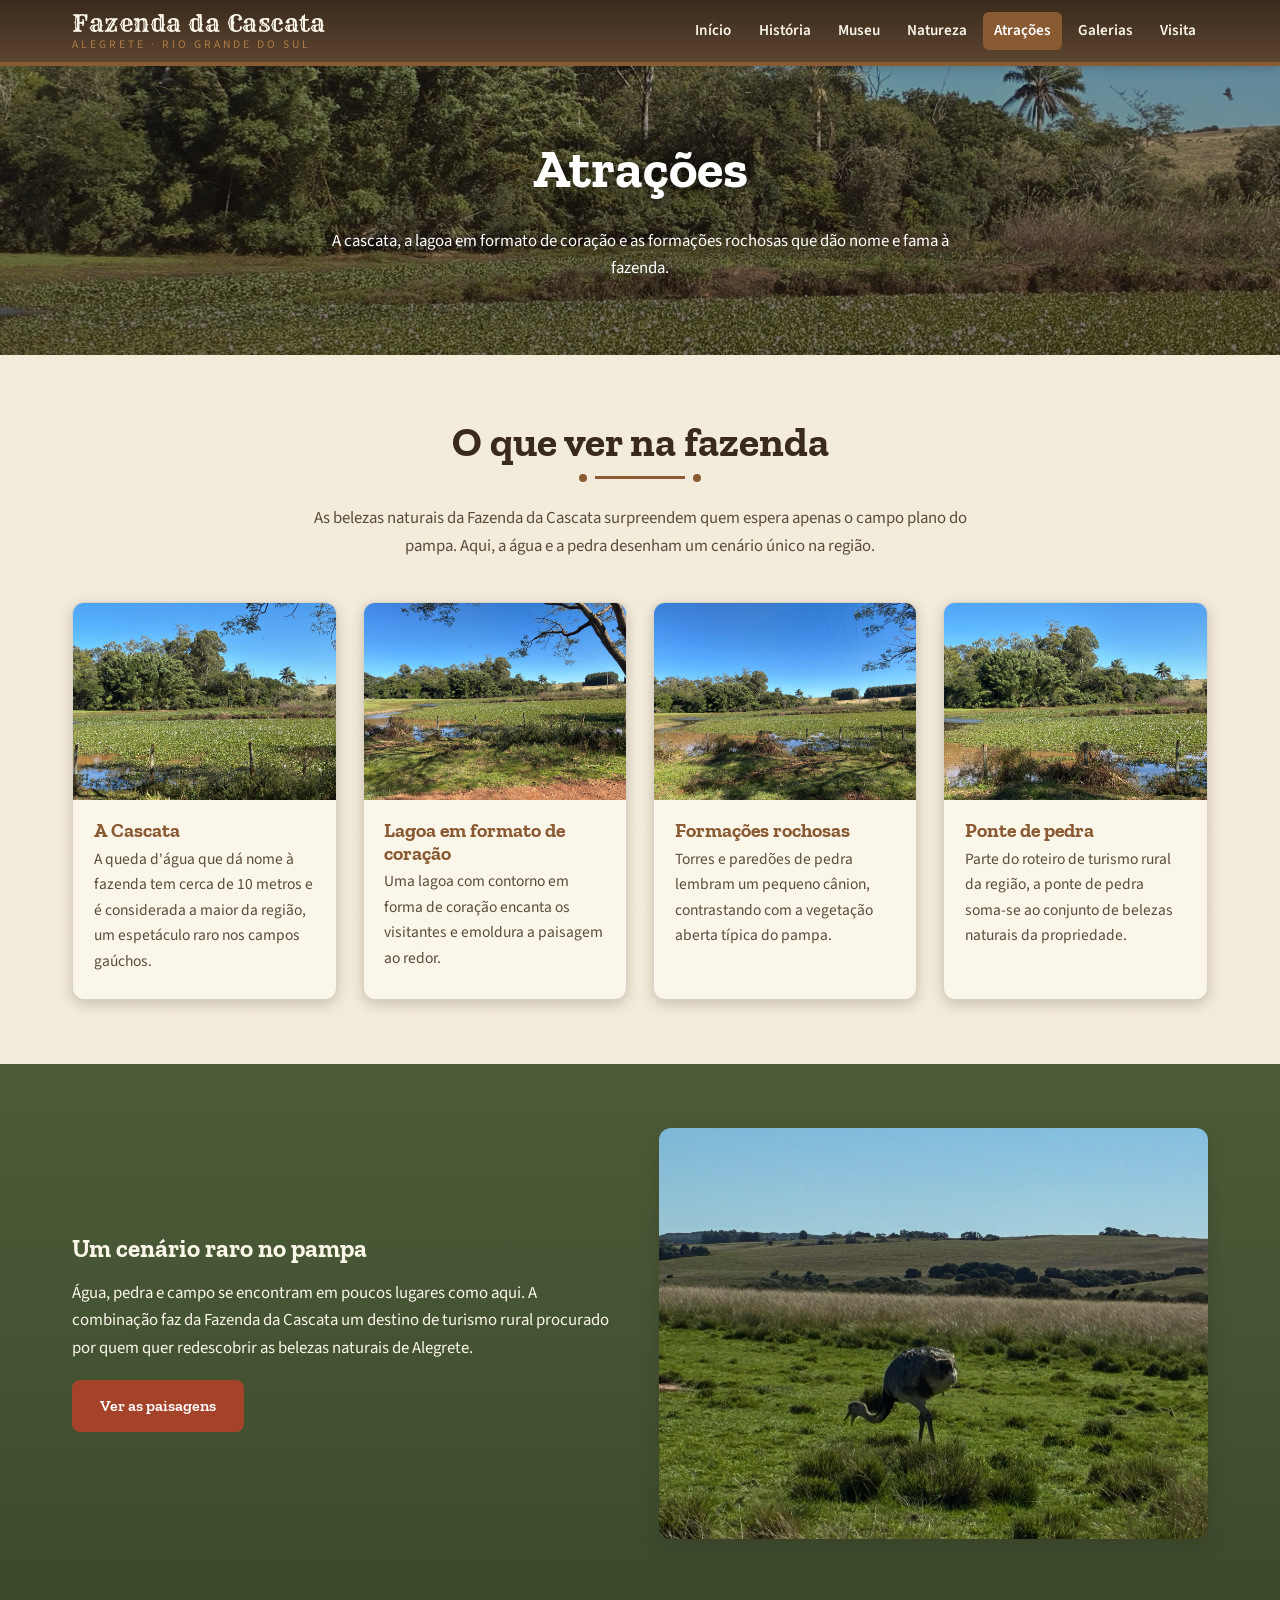
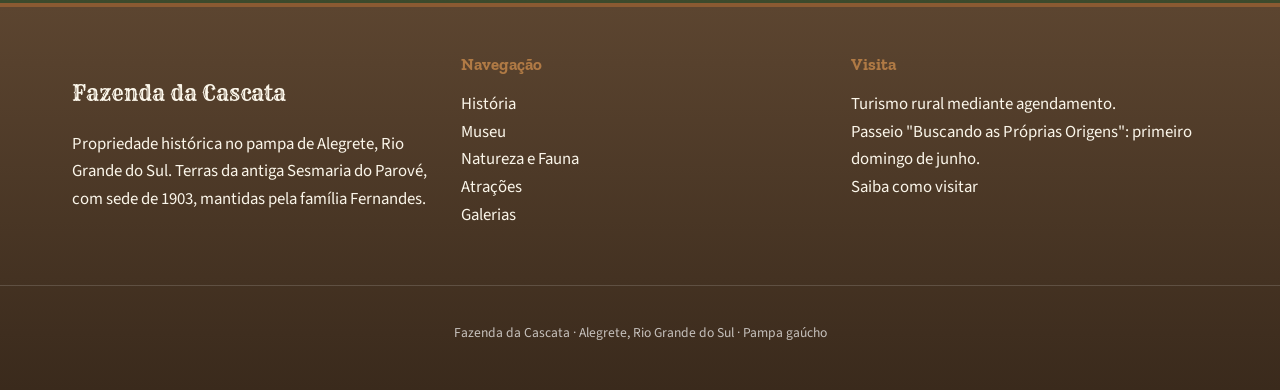
<file: atracoes.html>
<!DOCTYPE html>
<html lang="pt-BR">
<head>
  <meta charset="UTF-8">
  <meta name="viewport" content="width=device-width, initial-scale=1.0">
  <title>Atrações · Fazenda da Cascata</title>
  <meta name="description" content="As atrações da Fazenda da Cascata em Alegrete-RS: a cascata de cerca de 10 metros, a lagoa em formato de coração, a ponte de pedra e as formações rochosas do pampa.">
  <link rel="preconnect" href="https://fonts.googleapis.com">
  <link rel="preconnect" href="https://fonts.gstatic.com" crossorigin>
  <link href="https://fonts.googleapis.com/css2?family=Rye&family=Source+Sans+3:wght@400;600;700&family=Zilla+Slab:wght@400;600;700&display=swap" rel="stylesheet">
  <link rel="stylesheet" href="assets/css/style.css">
</head>
<body>
  <header class="site-header">
    <div class="header-inner">
      <a href="index.html" class="marca">
        <span class="nome">Fazenda da Cascata</span>
        <span class="local">Alegrete · Rio Grande do Sul</span>
      </a>
      <button class="nav-toggle" aria-label="Abrir menu" aria-expanded="false">&#9776;</button>
      <nav class="nav">
        <a href="index.html">Início</a>
        <a href="historia.html">História</a>
        <a href="museu.html">Museu</a>
        <a href="natureza.html">Natureza</a>
        <a href="atracoes.html" class="ativo">Atrações</a>
        <a href="galerias.html">Galerias</a>
        <a href="visita.html">Visita</a>
      </nav>
    </div>
  </header>

  <main>
    <section class="pagina-hero" style="background-image: url('assets/galeria/paisagens/IMG_0302.jpg');">
      <h1>Atrações</h1>
      <p>A cascata, a lagoa em formato de coração e as formações rochosas que dão nome e fama à fazenda.</p>
    </section>

    <section class="section">
      <div class="container">
        <h2 class="titulo-secao">O que ver na fazenda</h2>
        <div class="ornamento"></div>
        <p class="subtitulo-secao">As belezas naturais da Fazenda da Cascata surpreendem quem espera apenas o campo plano do pampa. Aqui, a água e a pedra desenham um cenário único na região.</p>

        <div class="grade">
          <article class="card">
            <img src="assets/galeria/paisagens/IMG_0302.jpg" alt="Curso d'água e formações rochosas">
            <div class="card-corpo">
              <h3>A Cascata</h3>
              <p>A queda d'água que dá nome à fazenda tem cerca de 10 metros e é considerada a maior da região, um espetáculo raro nos campos gaúchos.</p>
            </div>
          </article>
          <article class="card">
            <img src="assets/galeria/paisagens/IMG_0300.jpg" alt="Lagoa e campo da fazenda">
            <div class="card-corpo">
              <h3>Lagoa em formato de coração</h3>
              <p>Uma lagoa com contorno em forma de coração encanta os visitantes e emoldura a paisagem ao redor.</p>
            </div>
          </article>
          <article class="card">
            <img src="assets/galeria/paisagens/IMG_0304.jpg" alt="Formações de rocha no campo">
            <div class="card-corpo">
              <h3>Formações rochosas</h3>
              <p>Torres e paredões de pedra lembram um pequeno cânion, contrastando com a vegetação aberta típica do pampa.</p>
            </div>
          </article>
          <article class="card">
            <img src="assets/galeria/paisagens/IMG_0303.jpg" alt="Ponte de pedra e curso d'água">
            <div class="card-corpo">
              <h3>Ponte de pedra</h3>
              <p>Parte do roteiro de turismo rural da região, a ponte de pedra soma-se ao conjunto de belezas naturais da propriedade.</p>
            </div>
          </article>
        </div>
      </div>
    </section>

    <section class="section section-escura">
      <div class="container">
        <div class="lado-a-lado">
          <div class="texto">
            <h2>Um cenário raro no pampa</h2>
            <p>Água, pedra e campo se encontram em poucos lugares como aqui. A combinação faz da Fazenda da Cascata um destino de turismo rural procurado por quem quer redescobrir as belezas naturais de Alegrete.</p>
            <a href="galerias.html#tema-paisagens" class="btn btn-primario">Ver as paisagens</a>
          </div>
          <img src="assets/galeria/paisagens/IMG_0337.jpg" alt="Campo verde da Fazenda da Cascata">
        </div>
      </div>
    </section>
  </main>

  <footer class="site-footer">
    <div class="container footer-grid">
      <div>
        <p class="nome-rodape">Fazenda da Cascata</p>
        <p>Propriedade histórica no pampa de Alegrete, Rio Grande do Sul. Terras da antiga Sesmaria do Parové, com sede de 1903, mantidas pela família Fernandes.</p>
      </div>
      <div>
        <h4>Navegação</h4>
        <p>
          <a href="historia.html">História</a><br>
          <a href="museu.html">Museu</a><br>
          <a href="natureza.html">Natureza e Fauna</a><br>
          <a href="atracoes.html">Atrações</a><br>
          <a href="galerias.html">Galerias</a>
        </p>
      </div>
      <div>
        <h4>Visita</h4>
        <p>Turismo rural mediante agendamento.<br>
        Passeio "Buscando as Próprias Origens": primeiro domingo de junho.<br>
        <a href="visita.html">Saiba como visitar</a></p>
      </div>
    </div>
    <div class="footer-base">
      <p>Fazenda da Cascata · Alegrete, Rio Grande do Sul · Pampa gaúcho</p>
    </div>
  </footer>

  <script src="assets/js/main.js"></script>
</body>
</html>
</file>
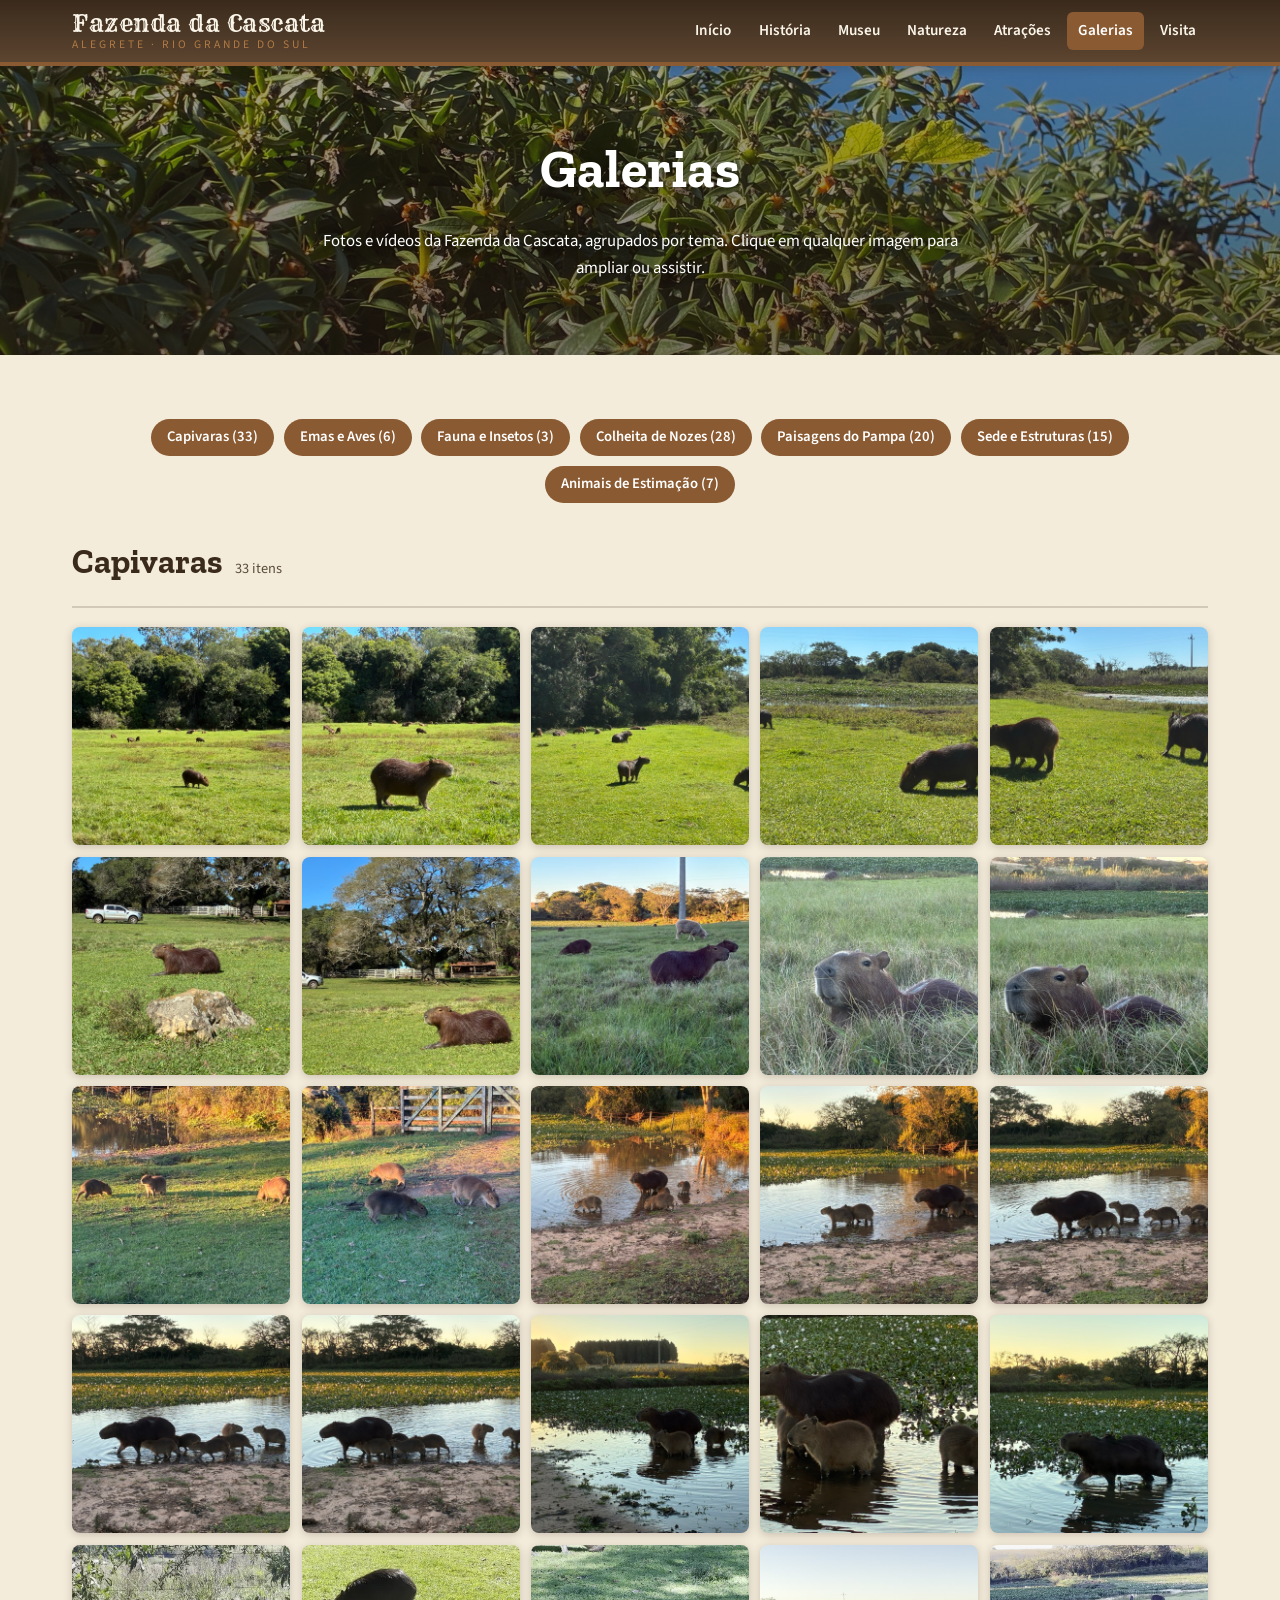
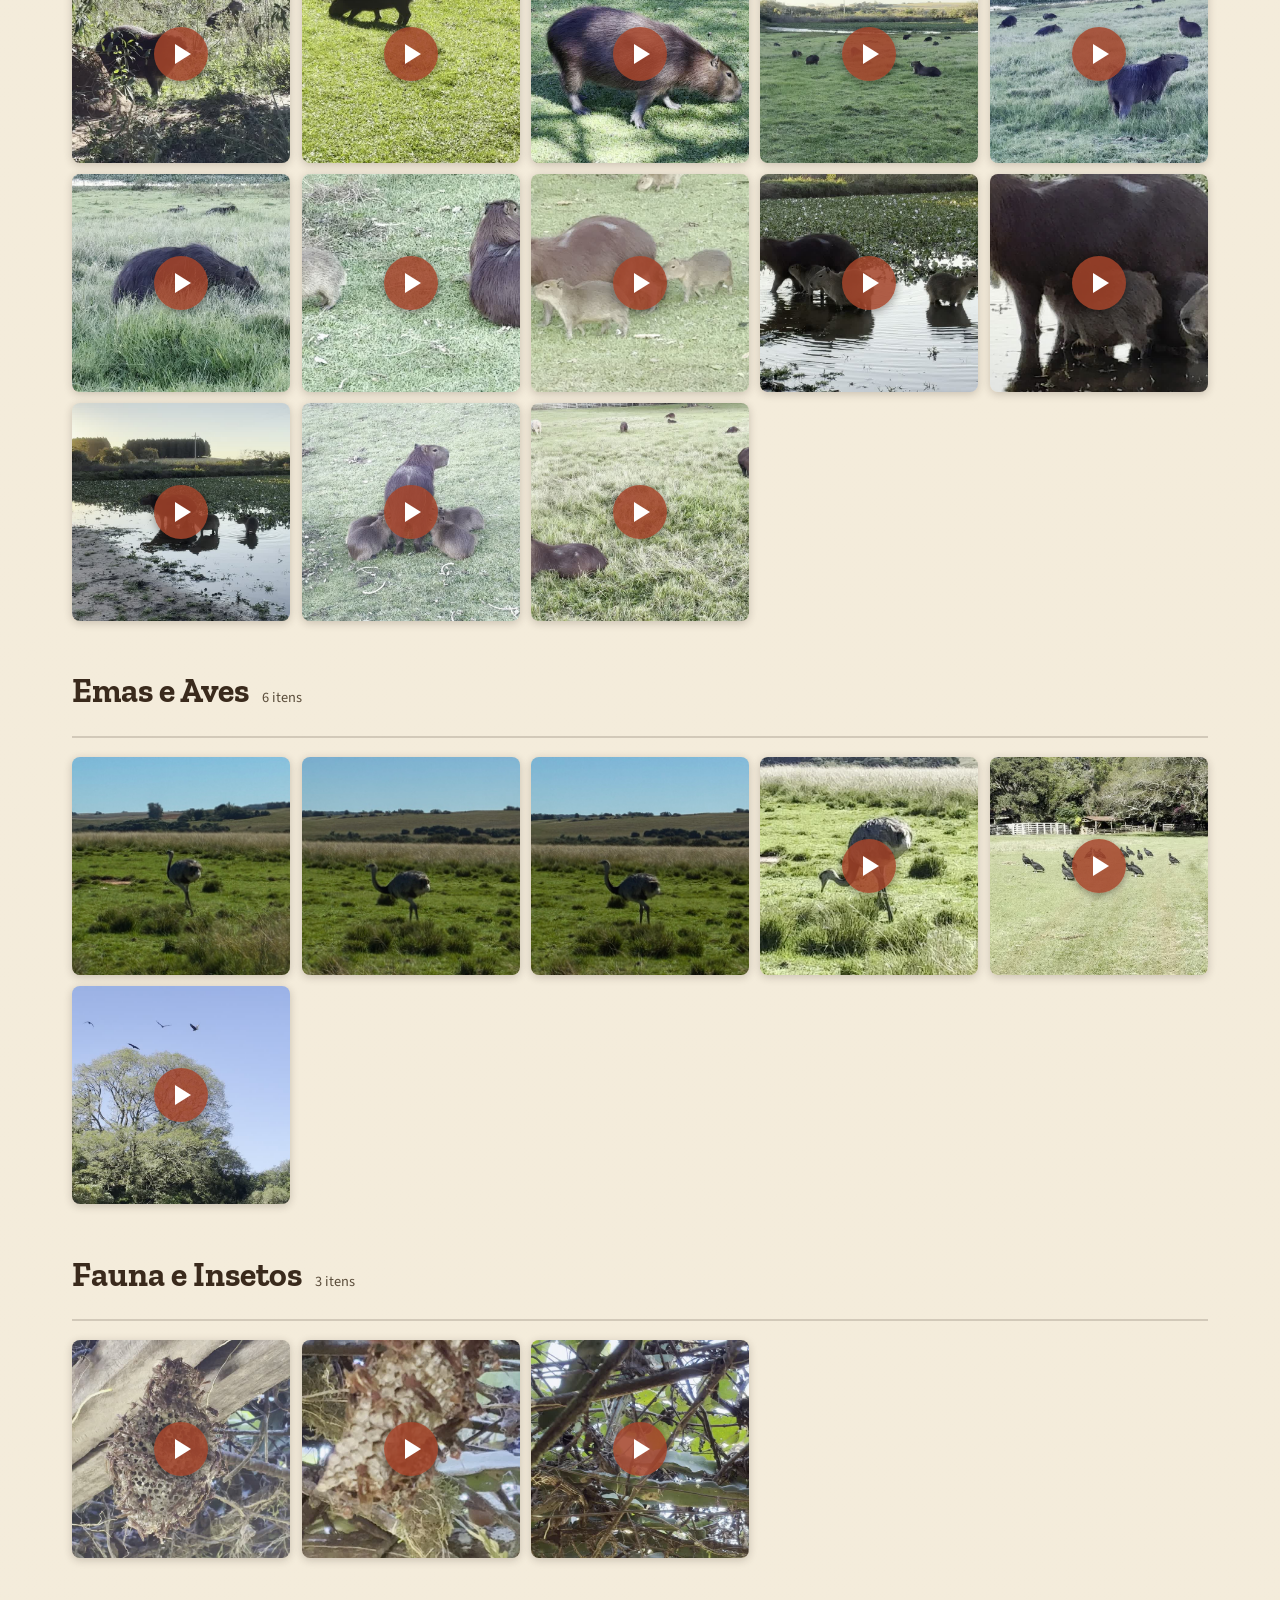
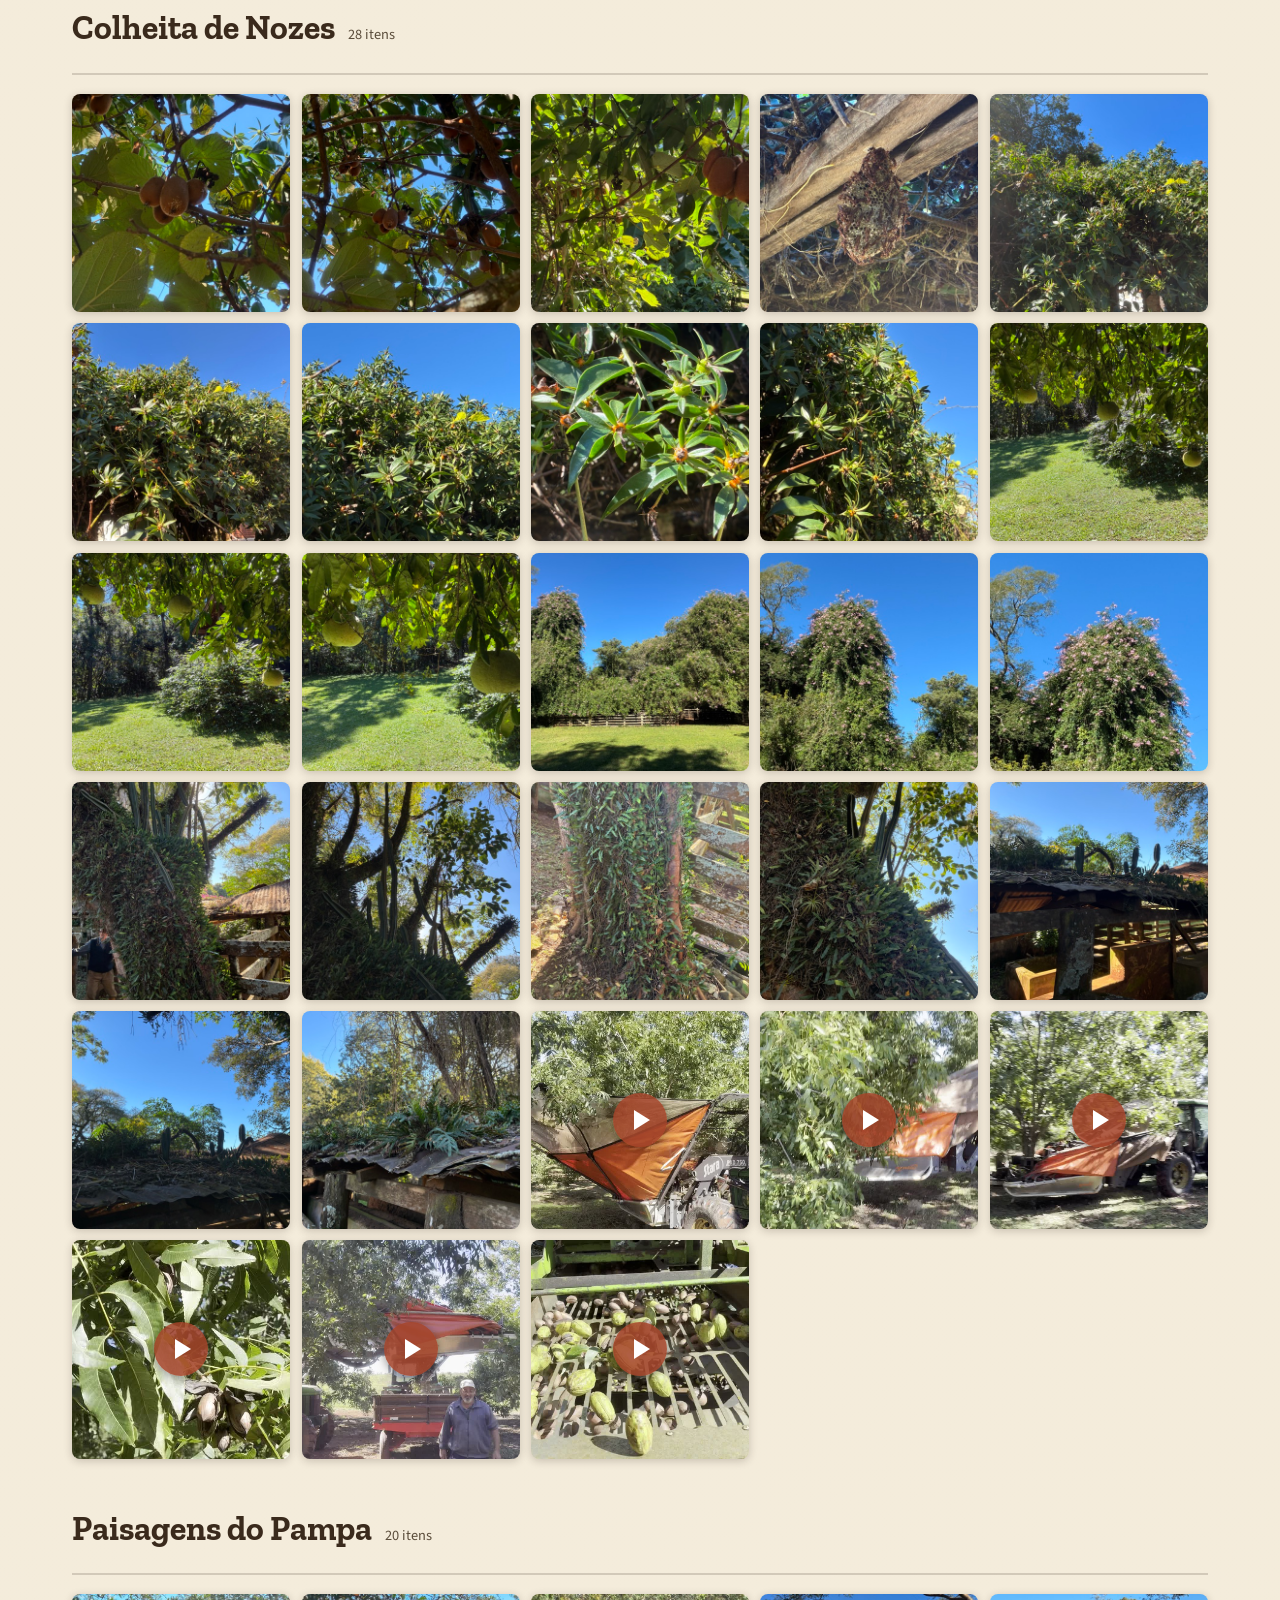
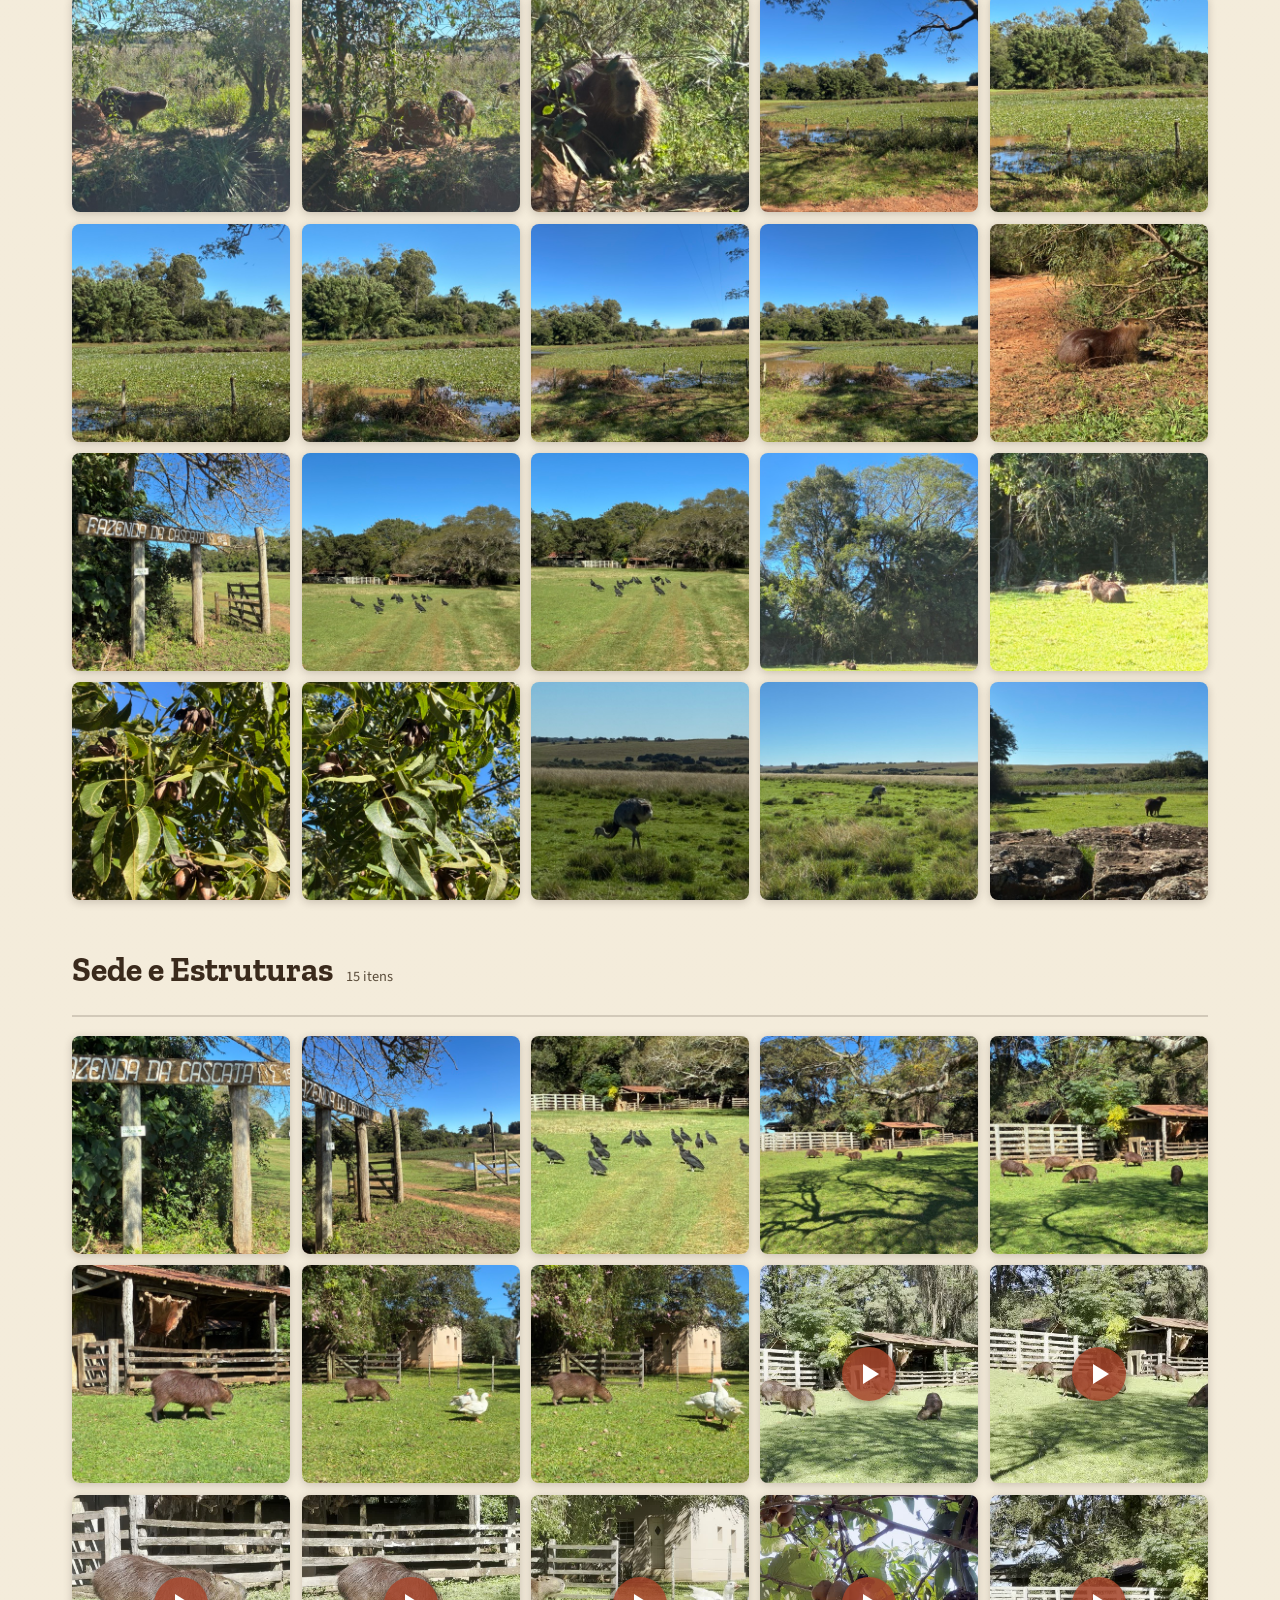
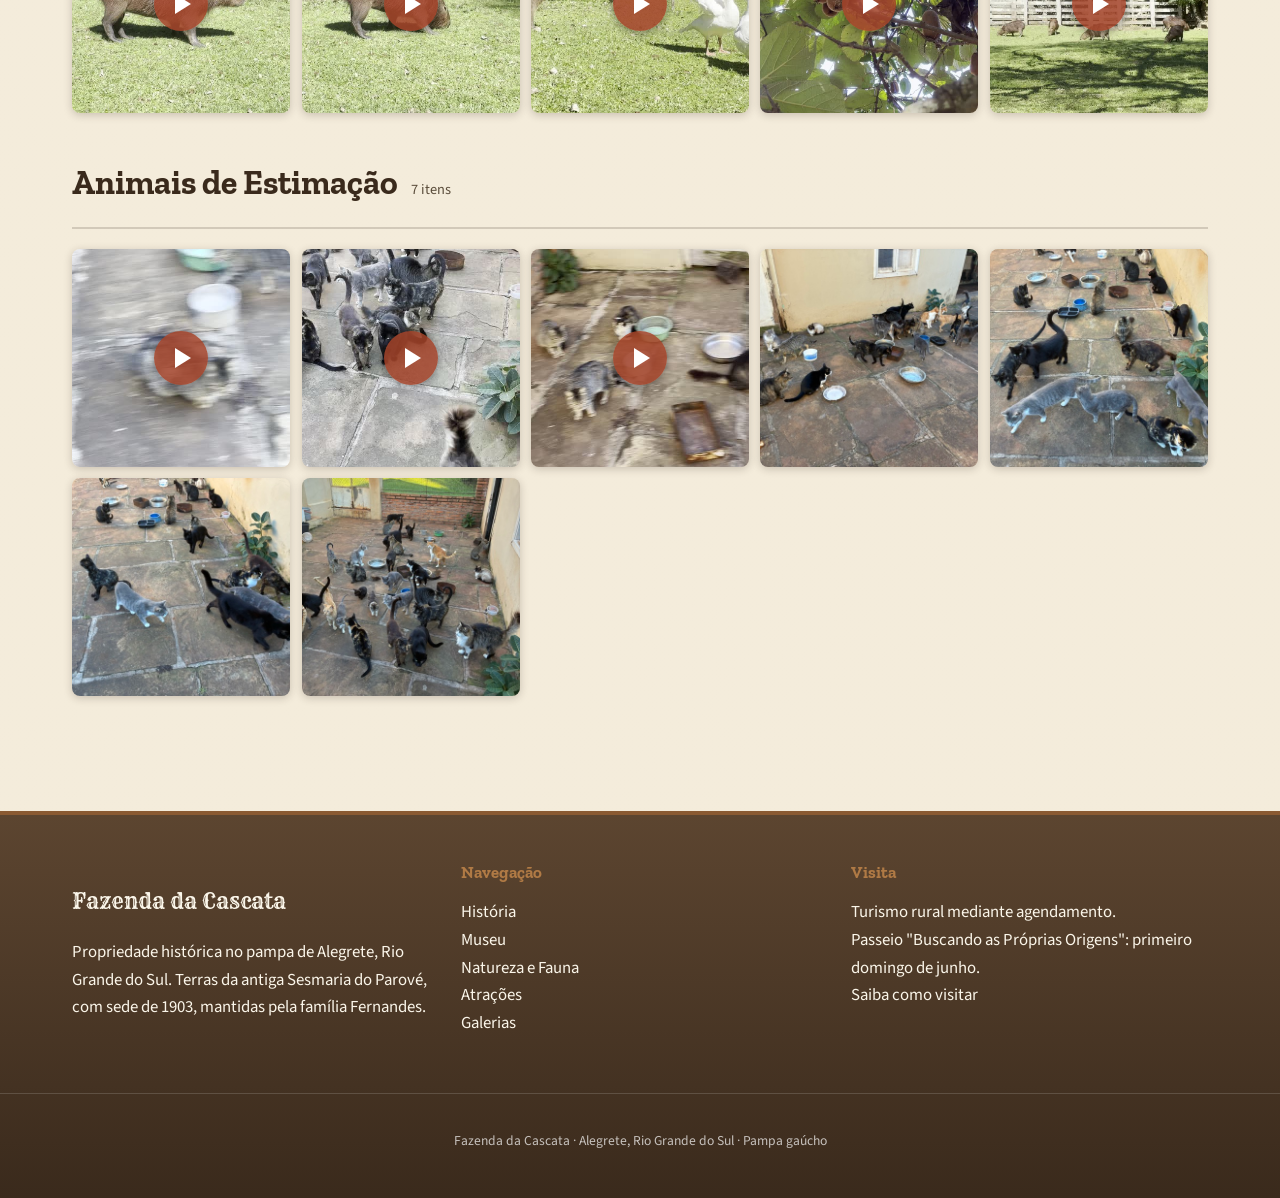
<file: galerias.html>
<!DOCTYPE html>
<html lang="pt-BR">
<head>
  <meta charset="UTF-8">
  <meta name="viewport" content="width=device-width, initial-scale=1.0">
  <title>Galerias · Fazenda da Cascata</title>
  <meta name="description" content="Galerias de fotos e vídeos da Fazenda da Cascata em Alegrete-RS, agrupadas por tema: capivaras, emas e aves, fauna e insetos, colheita de nozes, paisagens, sede e animais de estimação.">
  <link rel="preconnect" href="https://fonts.googleapis.com">
  <link rel="preconnect" href="https://fonts.gstatic.com" crossorigin>
  <link href="https://fonts.googleapis.com/css2?family=Rye&family=Source+Sans+3:wght@400;600;700&family=Zilla+Slab:wght@400;600;700&display=swap" rel="stylesheet">
  <link rel="stylesheet" href="assets/css/style.css">
</head>
<body>
  <header class="site-header">
    <div class="header-inner">
      <a href="index.html" class="marca">
        <span class="nome">Fazenda da Cascata</span>
        <span class="local">Alegrete · Rio Grande do Sul</span>
      </a>
      <button class="nav-toggle" aria-label="Abrir menu" aria-expanded="false">&#9776;</button>
      <nav class="nav">
        <a href="index.html">Início</a>
        <a href="historia.html">História</a>
        <a href="museu.html">Museu</a>
        <a href="natureza.html">Natureza</a>
        <a href="atracoes.html">Atrações</a>
        <a href="galerias.html" class="ativo">Galerias</a>
        <a href="visita.html">Visita</a>
      </nav>
    </div>
  </header>

  <main>
    <section class="pagina-hero" style="background-image: url('assets/galeria/nozes/IMG_0410.jpg');">
      <h1>Galerias</h1>
      <p>Fotos e vídeos da Fazenda da Cascata, agrupados por tema. Clique em qualquer imagem para ampliar ou assistir.</p>
    </section>

    <section class="section">
      <div class="container">
        <nav class="galerias-indice" id="galerias-indice" aria-label="Índice das galerias"></nav>
        <div id="galerias-container">
          <noscript>
            <p style="text-align:center;">As galerias usam JavaScript para carregar as fotos e vídeos. Ative o JavaScript do navegador para visualizá-las.</p>
          </noscript>
        </div>
      </div>
    </section>
  </main>

  <footer class="site-footer">
    <div class="container footer-grid">
      <div>
        <p class="nome-rodape">Fazenda da Cascata</p>
        <p>Propriedade histórica no pampa de Alegrete, Rio Grande do Sul. Terras da antiga Sesmaria do Parové, com sede de 1903, mantidas pela família Fernandes.</p>
      </div>
      <div>
        <h4>Navegação</h4>
        <p>
          <a href="historia.html">História</a><br>
          <a href="museu.html">Museu</a><br>
          <a href="natureza.html">Natureza e Fauna</a><br>
          <a href="atracoes.html">Atrações</a><br>
          <a href="galerias.html">Galerias</a>
        </p>
      </div>
      <div>
        <h4>Visita</h4>
        <p>Turismo rural mediante agendamento.<br>
        Passeio "Buscando as Próprias Origens": primeiro domingo de junho.<br>
        <a href="visita.html">Saiba como visitar</a></p>
      </div>
    </div>
    <div class="footer-base">
      <p>Fazenda da Cascata · Alegrete, Rio Grande do Sul · Pampa gaúcho</p>
    </div>
  </footer>

  <script src="assets/js/gallery-data.js"></script>
  <script src="assets/js/main.js"></script>
</body>
</html>
</file>
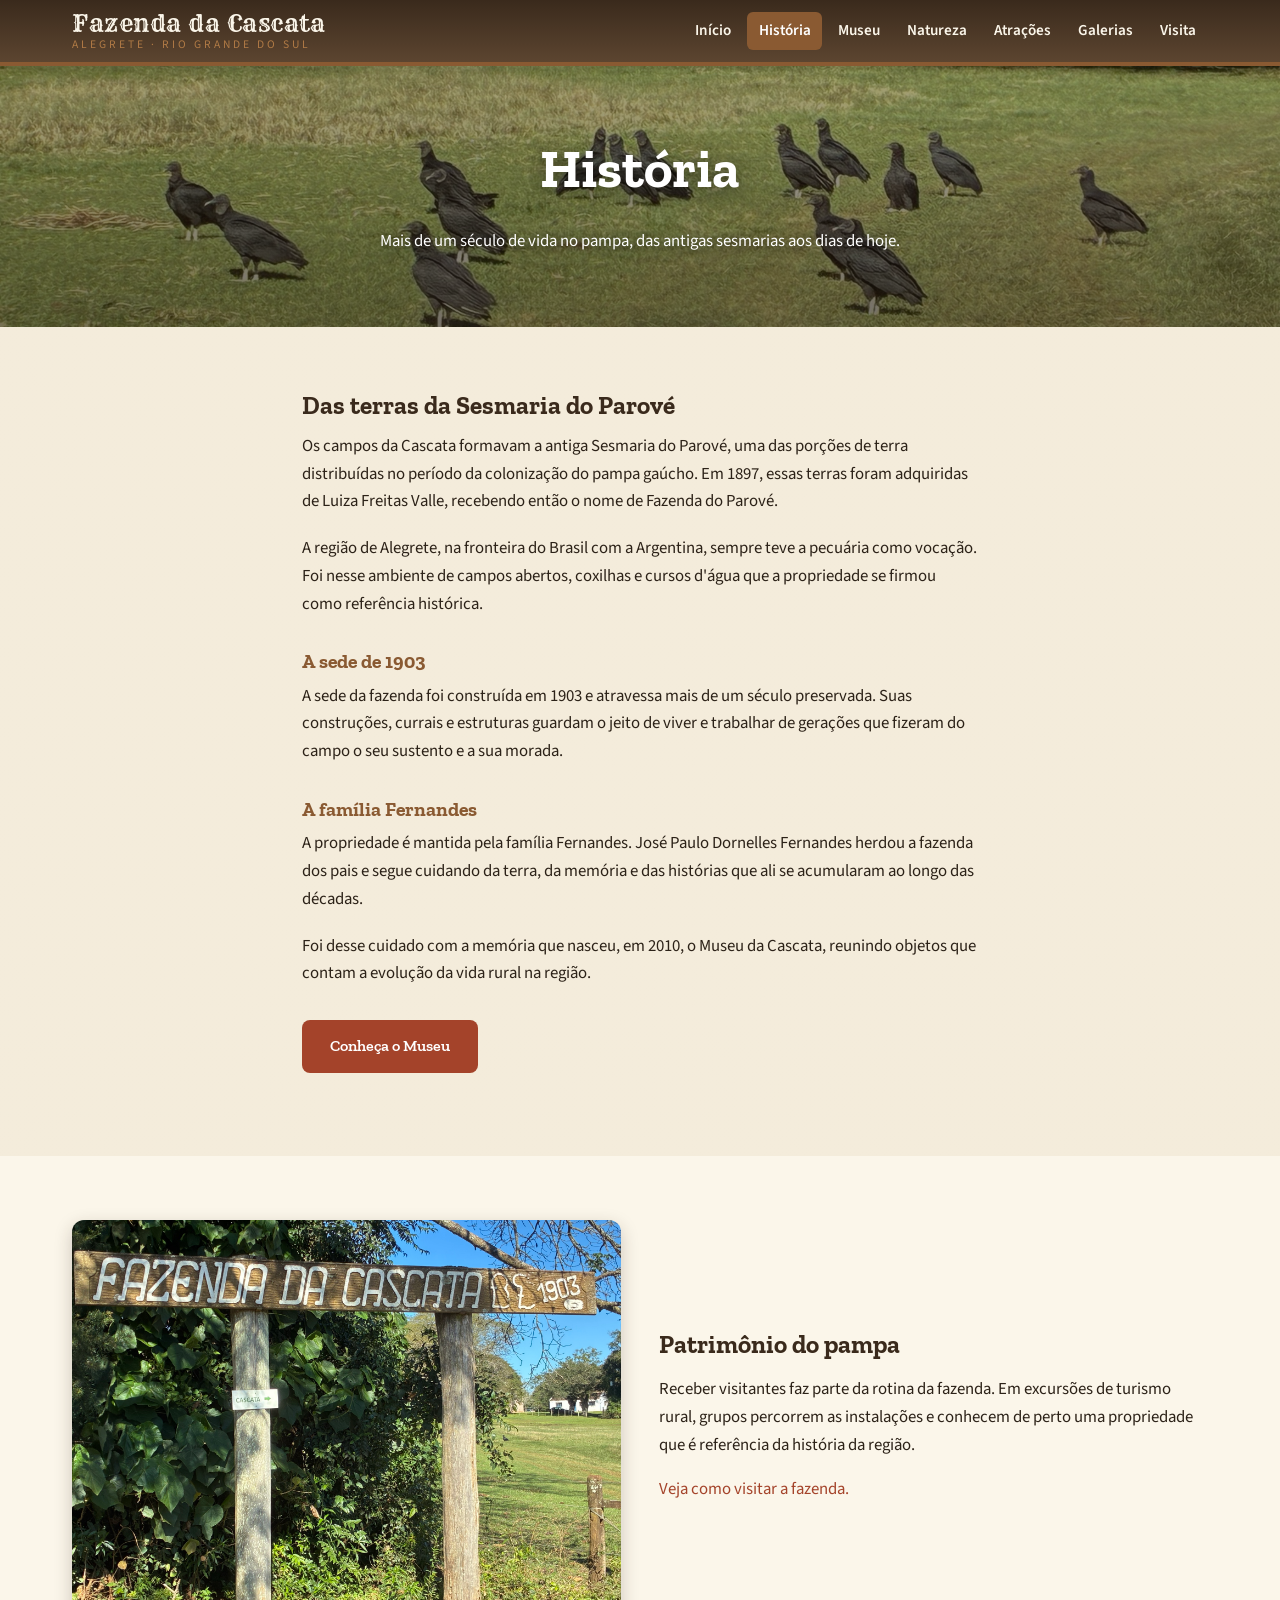
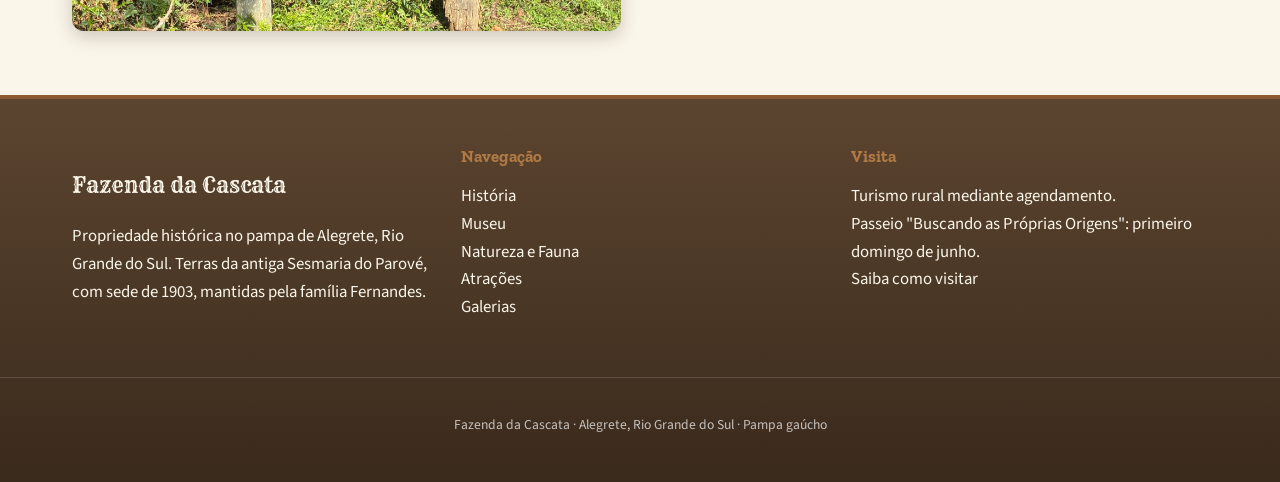
<file: historia.html>
<!DOCTYPE html>
<html lang="pt-BR">
<head>
  <meta charset="UTF-8">
  <meta name="viewport" content="width=device-width, initial-scale=1.0">
  <title>História · Fazenda da Cascata</title>
  <meta name="description" content="A história da Fazenda da Cascata, em Alegrete-RS: a antiga Sesmaria do Parové, a compra das terras em 1897, a sede de 1903 e a família Fernandes.">
  <link rel="preconnect" href="https://fonts.googleapis.com">
  <link rel="preconnect" href="https://fonts.gstatic.com" crossorigin>
  <link href="https://fonts.googleapis.com/css2?family=Rye&family=Source+Sans+3:wght@400;600;700&family=Zilla+Slab:wght@400;600;700&display=swap" rel="stylesheet">
  <link rel="stylesheet" href="assets/css/style.css">
</head>
<body>
  <header class="site-header">
    <div class="header-inner">
      <a href="index.html" class="marca">
        <span class="nome">Fazenda da Cascata</span>
        <span class="local">Alegrete · Rio Grande do Sul</span>
      </a>
      <button class="nav-toggle" aria-label="Abrir menu" aria-expanded="false">&#9776;</button>
      <nav class="nav">
        <a href="index.html">Início</a>
        <a href="historia.html" class="ativo">História</a>
        <a href="museu.html">Museu</a>
        <a href="natureza.html">Natureza</a>
        <a href="atracoes.html">Atrações</a>
        <a href="galerias.html">Galerias</a>
        <a href="visita.html">Visita</a>
      </nav>
    </div>
  </header>

  <main>
    <section class="pagina-hero" style="background-image: url('assets/galeria/sede-estruturas/IMG_0312.jpg');">
      <h1>História</h1>
      <p>Mais de um século de vida no pampa, das antigas sesmarias aos dias de hoje.</p>
    </section>

    <section class="section">
      <div class="container prosa">
        <h2>Das terras da Sesmaria do Parové</h2>
        <p>Os campos da Cascata formavam a antiga Sesmaria do Parové, uma das porções de terra distribuídas no período da colonização do pampa gaúcho. Em 1897, essas terras foram adquiridas de Luiza Freitas Valle, recebendo então o nome de Fazenda do Parové.</p>
        <p>A região de Alegrete, na fronteira do Brasil com a Argentina, sempre teve a pecuária como vocação. Foi nesse ambiente de campos abertos, coxilhas e cursos d'água que a propriedade se firmou como referência histórica.</p>

        <h3>A sede de 1903</h3>
        <p>A sede da fazenda foi construída em 1903 e atravessa mais de um século preservada. Suas construções, currais e estruturas guardam o jeito de viver e trabalhar de gerações que fizeram do campo o seu sustento e a sua morada.</p>

        <h3>A família Fernandes</h3>
        <p>A propriedade é mantida pela família Fernandes. José Paulo Dornelles Fernandes herdou a fazenda dos pais e segue cuidando da terra, da memória e das histórias que ali se acumularam ao longo das décadas.</p>
        <p>Foi desse cuidado com a memória que nasceu, em 2010, o Museu da Cascata, reunindo objetos que contam a evolução da vida rural na região.</p>

        <p style="margin-top:2rem;"><a href="museu.html" class="btn btn-primario">Conheça o Museu</a></p>
      </div>
    </section>

    <section class="section section-clara">
      <div class="container">
        <div class="lado-a-lado invertido">
          <img src="assets/galeria/sede-estruturas/IMG_0307.jpg" alt="Portão histórico de entrada da Fazenda da Cascata">
          <div class="texto">
            <h2>Patrimônio do pampa</h2>
            <p>Receber visitantes faz parte da rotina da fazenda. Em excursões de turismo rural, grupos percorrem as instalações e conhecem de perto uma propriedade que é referência da história da região.</p>
            <p><a href="visita.html">Veja como visitar a fazenda.</a></p>
          </div>
        </div>
      </div>
    </section>
  </main>

  <footer class="site-footer">
    <div class="container footer-grid">
      <div>
        <p class="nome-rodape">Fazenda da Cascata</p>
        <p>Propriedade histórica no pampa de Alegrete, Rio Grande do Sul. Terras da antiga Sesmaria do Parové, com sede de 1903, mantidas pela família Fernandes.</p>
      </div>
      <div>
        <h4>Navegação</h4>
        <p>
          <a href="historia.html">História</a><br>
          <a href="museu.html">Museu</a><br>
          <a href="natureza.html">Natureza e Fauna</a><br>
          <a href="atracoes.html">Atrações</a><br>
          <a href="galerias.html">Galerias</a>
        </p>
      </div>
      <div>
        <h4>Visita</h4>
        <p>Turismo rural mediante agendamento.<br>
        Passeio "Buscando as Próprias Origens": primeiro domingo de junho.<br>
        <a href="visita.html">Saiba como visitar</a></p>
      </div>
    </div>
    <div class="footer-base">
      <p>Fazenda da Cascata · Alegrete, Rio Grande do Sul · Pampa gaúcho</p>
    </div>
  </footer>

  <script src="assets/js/main.js"></script>
</body>
</html>
</file>
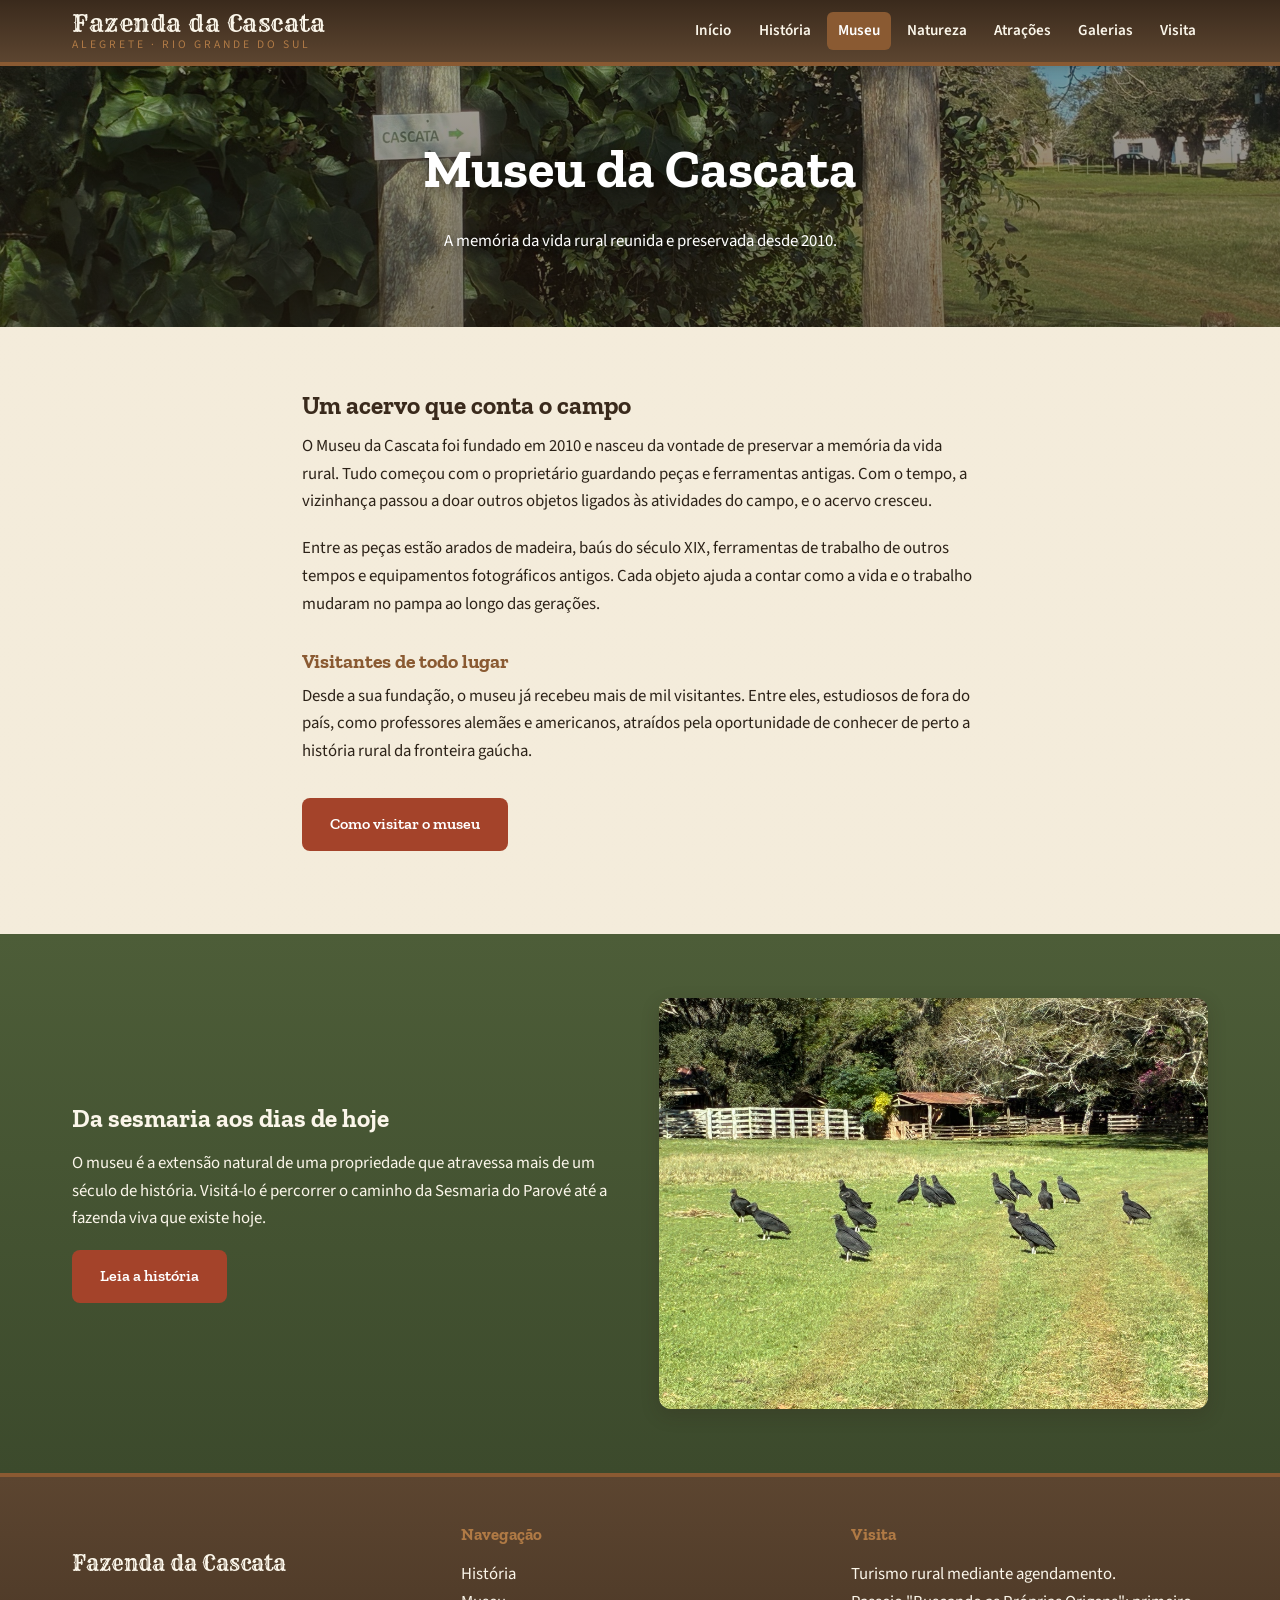
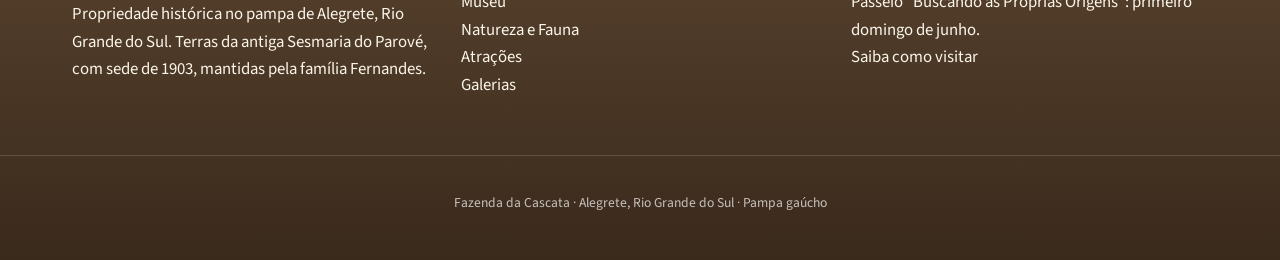
<file: museu.html>
<!DOCTYPE html>
<html lang="pt-BR">
<head>
  <meta charset="UTF-8">
  <meta name="viewport" content="width=device-width, initial-scale=1.0">
  <title>Museu da Cascata · Fazenda da Cascata</title>
  <meta name="description" content="O Museu da Cascata, fundado em 2010 na Fazenda da Cascata em Alegrete-RS: arados de madeira, baús do século XIX, ferramentas antigas e a memória da vida rural.">
  <link rel="preconnect" href="https://fonts.googleapis.com">
  <link rel="preconnect" href="https://fonts.gstatic.com" crossorigin>
  <link href="https://fonts.googleapis.com/css2?family=Rye&family=Source+Sans+3:wght@400;600;700&family=Zilla+Slab:wght@400;600;700&display=swap" rel="stylesheet">
  <link rel="stylesheet" href="assets/css/style.css">
</head>
<body>
  <header class="site-header">
    <div class="header-inner">
      <a href="index.html" class="marca">
        <span class="nome">Fazenda da Cascata</span>
        <span class="local">Alegrete · Rio Grande do Sul</span>
      </a>
      <button class="nav-toggle" aria-label="Abrir menu" aria-expanded="false">&#9776;</button>
      <nav class="nav">
        <a href="index.html">Início</a>
        <a href="historia.html">História</a>
        <a href="museu.html" class="ativo">Museu</a>
        <a href="natureza.html">Natureza</a>
        <a href="atracoes.html">Atrações</a>
        <a href="galerias.html">Galerias</a>
        <a href="visita.html">Visita</a>
      </nav>
    </div>
  </header>

  <main>
    <section class="pagina-hero" style="background-image: url('assets/galeria/sede-estruturas/IMG_0307.jpg');">
      <h1>Museu da Cascata</h1>
      <p>A memória da vida rural reunida e preservada desde 2010.</p>
    </section>

    <section class="section">
      <div class="container prosa">
        <h2>Um acervo que conta o campo</h2>
        <p>O Museu da Cascata foi fundado em 2010 e nasceu da vontade de preservar a memória da vida rural. Tudo começou com o proprietário guardando peças e ferramentas antigas. Com o tempo, a vizinhança passou a doar outros objetos ligados às atividades do campo, e o acervo cresceu.</p>
        <p>Entre as peças estão arados de madeira, baús do século XIX, ferramentas de trabalho de outros tempos e equipamentos fotográficos antigos. Cada objeto ajuda a contar como a vida e o trabalho mudaram no pampa ao longo das gerações.</p>

        <h3>Visitantes de todo lugar</h3>
        <p>Desde a sua fundação, o museu já recebeu mais de mil visitantes. Entre eles, estudiosos de fora do país, como professores alemães e americanos, atraídos pela oportunidade de conhecer de perto a história rural da fronteira gaúcha.</p>

        <p style="margin-top:2rem;"><a href="visita.html" class="btn btn-primario">Como visitar o museu</a></p>
      </div>
    </section>

    <section class="section section-escura">
      <div class="container">
        <div class="lado-a-lado">
          <div class="texto">
            <h2>Da sesmaria aos dias de hoje</h2>
            <p>O museu é a extensão natural de uma propriedade que atravessa mais de um século de história. Visitá-lo é percorrer o caminho da Sesmaria do Parové até a fazenda viva que existe hoje.</p>
            <a href="historia.html" class="btn btn-primario">Leia a história</a>
          </div>
          <img src="assets/galeria/sede-estruturas/IMG_0312.jpg" alt="Entrada histórica da Fazenda da Cascata">
        </div>
      </div>
    </section>
  </main>

  <footer class="site-footer">
    <div class="container footer-grid">
      <div>
        <p class="nome-rodape">Fazenda da Cascata</p>
        <p>Propriedade histórica no pampa de Alegrete, Rio Grande do Sul. Terras da antiga Sesmaria do Parové, com sede de 1903, mantidas pela família Fernandes.</p>
      </div>
      <div>
        <h4>Navegação</h4>
        <p>
          <a href="historia.html">História</a><br>
          <a href="museu.html">Museu</a><br>
          <a href="natureza.html">Natureza e Fauna</a><br>
          <a href="atracoes.html">Atrações</a><br>
          <a href="galerias.html">Galerias</a>
        </p>
      </div>
      <div>
        <h4>Visita</h4>
        <p>Turismo rural mediante agendamento.<br>
        Passeio "Buscando as Próprias Origens": primeiro domingo de junho.<br>
        <a href="visita.html">Saiba como visitar</a></p>
      </div>
    </div>
    <div class="footer-base">
      <p>Fazenda da Cascata · Alegrete, Rio Grande do Sul · Pampa gaúcho</p>
    </div>
  </footer>

  <script src="assets/js/main.js"></script>
</body>
</html>
</file>
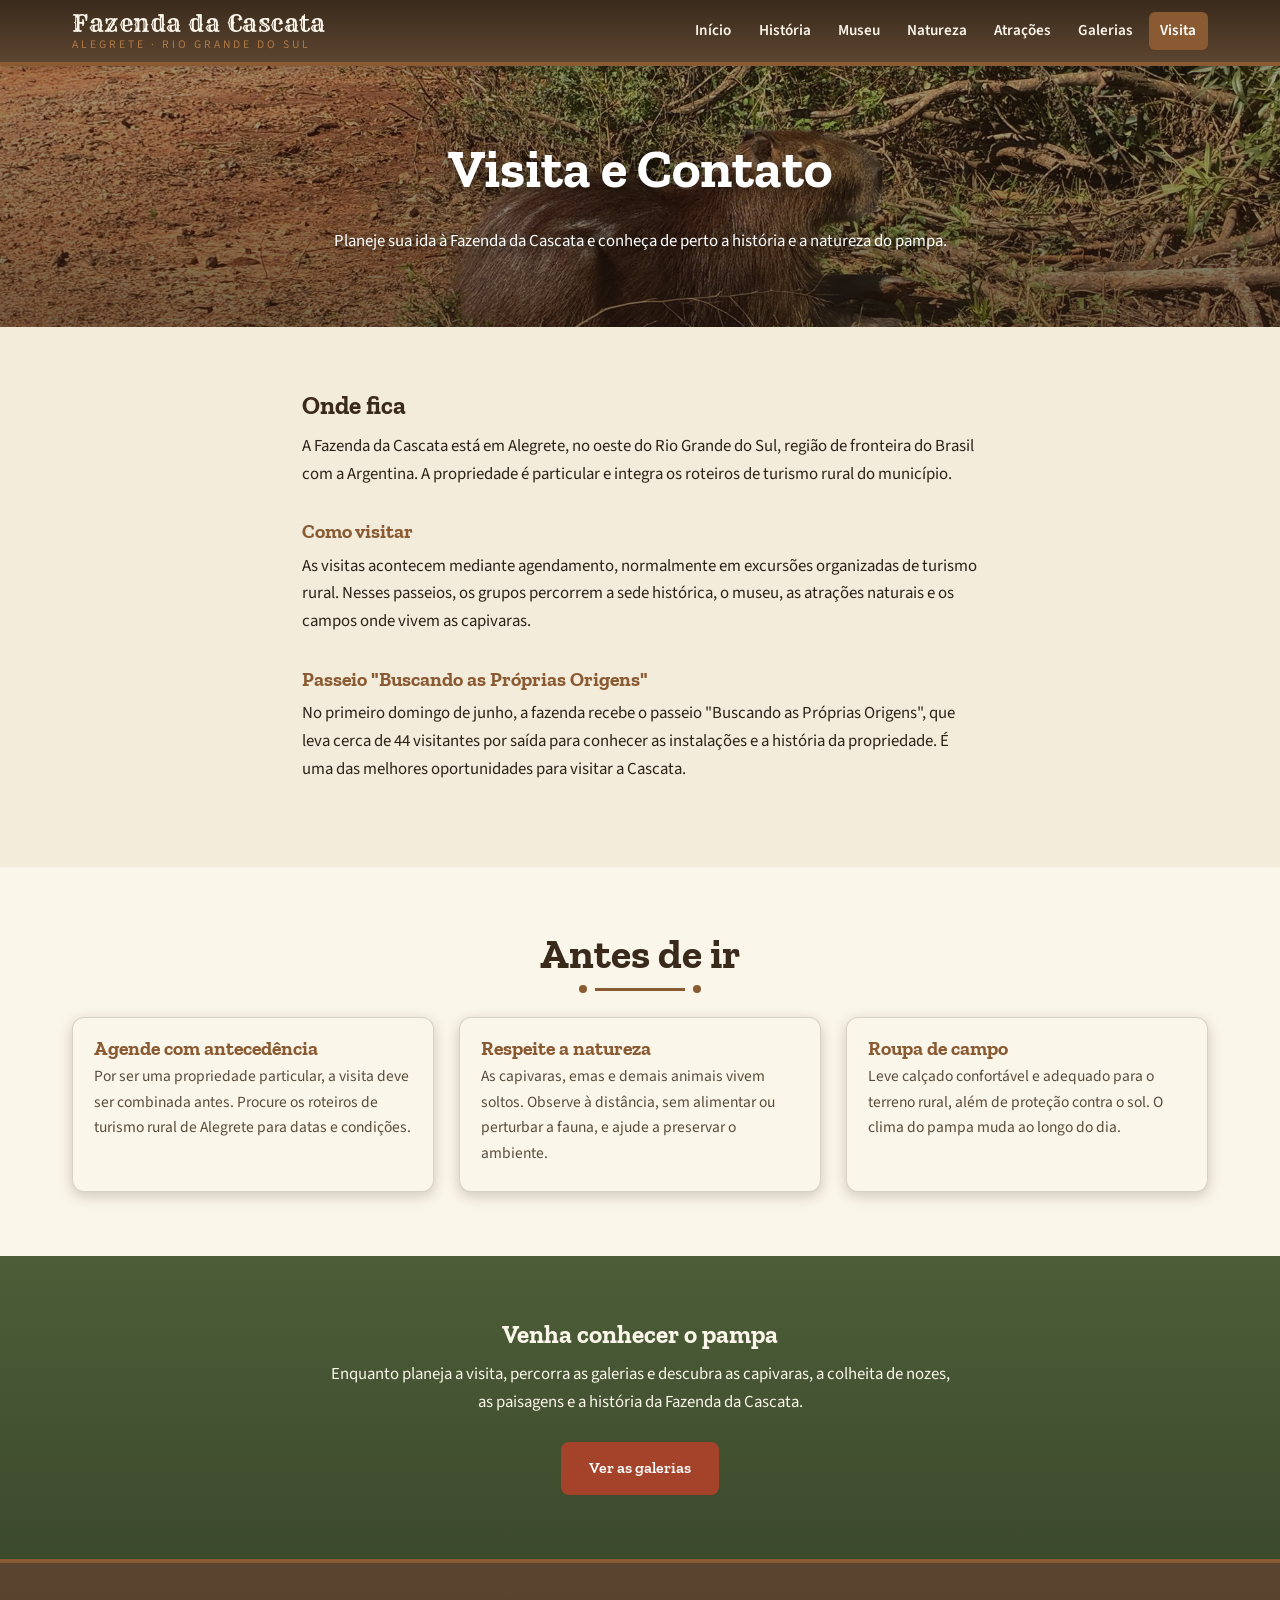
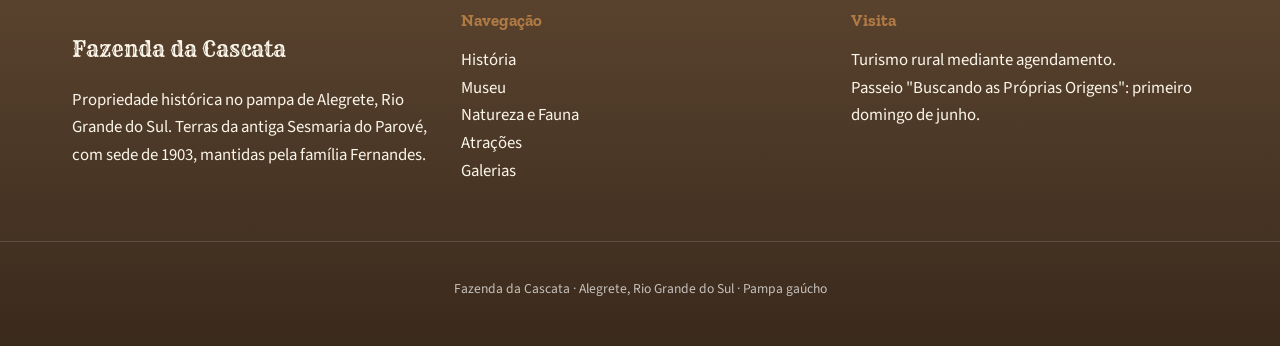
<file: visita.html>
<!DOCTYPE html>
<html lang="pt-BR">
<head>
  <meta charset="UTF-8">
  <meta name="viewport" content="width=device-width, initial-scale=1.0">
  <title>Visita e Contato · Fazenda da Cascata</title>
  <meta name="description" content="Como visitar a Fazenda da Cascata em Alegrete-RS: turismo rural mediante agendamento e o passeio Buscando as Próprias Origens, no primeiro domingo de junho.">
  <link rel="preconnect" href="https://fonts.googleapis.com">
  <link rel="preconnect" href="https://fonts.gstatic.com" crossorigin>
  <link href="https://fonts.googleapis.com/css2?family=Rye&family=Source+Sans+3:wght@400;600;700&family=Zilla+Slab:wght@400;600;700&display=swap" rel="stylesheet">
  <link rel="stylesheet" href="assets/css/style.css">
</head>
<body>
  <header class="site-header">
    <div class="header-inner">
      <a href="index.html" class="marca">
        <span class="nome">Fazenda da Cascata</span>
        <span class="local">Alegrete · Rio Grande do Sul</span>
      </a>
      <button class="nav-toggle" aria-label="Abrir menu" aria-expanded="false">&#9776;</button>
      <nav class="nav">
        <a href="index.html">Início</a>
        <a href="historia.html">História</a>
        <a href="museu.html">Museu</a>
        <a href="natureza.html">Natureza</a>
        <a href="atracoes.html">Atrações</a>
        <a href="galerias.html">Galerias</a>
        <a href="visita.html" class="ativo">Visita</a>
      </nav>
    </div>
  </header>

  <main>
    <section class="pagina-hero" style="background-image: url('assets/galeria/paisagens/IMG_0306.jpg');">
      <h1>Visita e Contato</h1>
      <p>Planeje sua ida à Fazenda da Cascata e conheça de perto a história e a natureza do pampa.</p>
    </section>

    <section class="section">
      <div class="container prosa">
        <h2>Onde fica</h2>
        <p>A Fazenda da Cascata está em Alegrete, no oeste do Rio Grande do Sul, região de fronteira do Brasil com a Argentina. A propriedade é particular e integra os roteiros de turismo rural do município.</p>

        <h3>Como visitar</h3>
        <p>As visitas acontecem mediante agendamento, normalmente em excursões organizadas de turismo rural. Nesses passeios, os grupos percorrem a sede histórica, o museu, as atrações naturais e os campos onde vivem as capivaras.</p>

        <h3>Passeio "Buscando as Próprias Origens"</h3>
        <p>No primeiro domingo de junho, a fazenda recebe o passeio "Buscando as Próprias Origens", que leva cerca de 44 visitantes por saída para conhecer as instalações e a história da propriedade. É uma das melhores oportunidades para visitar a Cascata.</p>
      </div>
    </section>

    <section class="section section-clara">
      <div class="container">
        <h2 class="titulo-secao">Antes de ir</h2>
        <div class="ornamento"></div>
        <div class="grade">
          <article class="card">
            <div class="card-corpo">
              <h3>Agende com antecedência</h3>
              <p>Por ser uma propriedade particular, a visita deve ser combinada antes. Procure os roteiros de turismo rural de Alegrete para datas e condições.</p>
            </div>
          </article>
          <article class="card">
            <div class="card-corpo">
              <h3>Respeite a natureza</h3>
              <p>As capivaras, emas e demais animais vivem soltos. Observe à distância, sem alimentar ou perturbar a fauna, e ajude a preservar o ambiente.</p>
            </div>
          </article>
          <article class="card">
            <div class="card-corpo">
              <h3>Roupa de campo</h3>
              <p>Leve calçado confortável e adequado para o terreno rural, além de proteção contra o sol. O clima do pampa muda ao longo do dia.</p>
            </div>
          </article>
        </div>
      </div>
    </section>

    <section class="section section-escura">
      <div class="container" style="text-align:center;">
        <h2>Venha conhecer o pampa</h2>
        <p style="max-width:620px;margin:0 auto 1.6rem;">Enquanto planeja a visita, percorra as galerias e descubra as capivaras, a colheita de nozes, as paisagens e a história da Fazenda da Cascata.</p>
        <a href="galerias.html" class="btn btn-primario">Ver as galerias</a>
      </div>
    </section>
  </main>

  <footer class="site-footer">
    <div class="container footer-grid">
      <div>
        <p class="nome-rodape">Fazenda da Cascata</p>
        <p>Propriedade histórica no pampa de Alegrete, Rio Grande do Sul. Terras da antiga Sesmaria do Parové, com sede de 1903, mantidas pela família Fernandes.</p>
      </div>
      <div>
        <h4>Navegação</h4>
        <p>
          <a href="historia.html">História</a><br>
          <a href="museu.html">Museu</a><br>
          <a href="natureza.html">Natureza e Fauna</a><br>
          <a href="atracoes.html">Atrações</a><br>
          <a href="galerias.html">Galerias</a>
        </p>
      </div>
      <div>
        <h4>Visita</h4>
        <p>Turismo rural mediante agendamento.<br>
        Passeio "Buscando as Próprias Origens": primeiro domingo de junho.</p>
      </div>
    </div>
    <div class="footer-base">
      <p>Fazenda da Cascata · Alegrete, Rio Grande do Sul · Pampa gaúcho</p>
    </div>
  </footer>

  <script src="assets/js/main.js"></script>
</body>
</html>
</file>
<file: assets/css/style.css>
/* Fazenda da Cascata: estilo rústico campeiro */

:root {
  --creme: #f4ecdb;
  --creme-claro: #fbf6ea;
  --papel: #efe5cf;
  --madeira: #3a2a1c;
  --madeira-clara: #5c4530;
  --couro: #8a5a32;
  --couro-claro: #b07a45;
  --ferrugem: #a4432a;
  --verde: #4d5d38;
  --verde-claro: #6f7f4f;
  --texto: #2c2218;
  --texto-suave: #5a4c3a;
  --sombra: rgba(44, 34, 24, 0.22);
  --borda: rgba(58, 42, 28, 0.18);

  --fonte-titulo: "Zilla Slab", Georgia, "Times New Roman", serif;
  --fonte-corpo: "Source Sans 3", "Segoe UI", system-ui, sans-serif;
  --fonte-display: "Rye", "Zilla Slab", serif;

  --largura: 1180px;
}

*, *::before, *::after { box-sizing: border-box; }

html { scroll-behavior: smooth; }

body {
  margin: 0;
  font-family: var(--fonte-corpo);
  color: var(--texto);
  background-color: var(--creme);
  background-image:
    linear-gradient(rgba(244, 236, 219, 0.92), rgba(244, 236, 219, 0.92)),
    url("data:image/svg+xml,%3Csvg xmlns='http://www.w3.org/2000/svg' width='80' height='80'%3E%3Cfilter id='n'%3E%3CfeTurbulence type='fractalNoise' baseFrequency='0.9' numOctaves='2'/%3E%3C/filter%3E%3Crect width='80' height='80' filter='url(%23n)' opacity='0.04'/%3E%3C/svg%3E");
  line-height: 1.65;
  font-size: 1.05rem;
}

img { max-width: 100%; display: block; }

a { color: var(--ferrugem); text-decoration: none; }
a:hover { text-decoration: underline; }

h1, h2, h3, h4 {
  font-family: var(--fonte-titulo);
  font-weight: 700;
  line-height: 1.15;
  color: var(--madeira);
  margin: 0 0 0.5em;
}

.container {
  width: 100%;
  max-width: var(--largura);
  margin: 0 auto;
  padding: 0 1.4rem;
}

/* ---------- Cabeçalho ---------- */
.site-header {
  position: sticky;
  top: 0;
  z-index: 50;
  background: linear-gradient(180deg, var(--madeira), var(--madeira-clara));
  border-bottom: 4px solid var(--couro);
  box-shadow: 0 2px 10px var(--sombra);
}
.header-inner {
  display: flex;
  align-items: center;
  justify-content: space-between;
  gap: 1rem;
  padding: 0.7rem 1.4rem;
  max-width: var(--largura);
  margin: 0 auto;
}
.marca {
  display: flex;
  flex-direction: column;
  line-height: 1;
  color: var(--creme-claro);
}
.marca .nome {
  font-family: var(--fonte-display);
  font-size: 1.5rem;
  letter-spacing: 0.5px;
  color: var(--creme-claro);
}
.marca .nome:hover { text-decoration: none; }
.marca .local {
  font-family: var(--fonte-corpo);
  font-size: 0.72rem;
  letter-spacing: 3px;
  text-transform: uppercase;
  color: var(--couro-claro);
  margin-top: 4px;
}
.nav-toggle {
  display: none;
  background: none;
  border: 2px solid var(--couro-claro);
  border-radius: 6px;
  color: var(--creme-claro);
  font-size: 1.4rem;
  padding: 0.2rem 0.6rem;
  cursor: pointer;
}
.nav {
  display: flex;
  gap: 0.3rem;
  flex-wrap: wrap;
}
.nav a {
  color: var(--creme-claro);
  font-weight: 600;
  font-size: 0.95rem;
  padding: 0.4rem 0.7rem;
  border-radius: 6px;
  transition: background 0.2s, color 0.2s;
}
.nav a:hover { background: rgba(176, 122, 69, 0.35); text-decoration: none; }
.nav a.ativo { background: var(--couro); color: #fff; }

/* ---------- Hero ---------- */
.hero {
  position: relative;
  min-height: 78vh;
  display: flex;
  align-items: center;
  justify-content: center;
  text-align: center;
  color: #fff;
  background-size: cover;
  background-position: center;
}
.hero::after {
  content: "";
  position: absolute;
  inset: 0;
  background: linear-gradient(180deg, rgba(34,24,16,0.35), rgba(34,24,16,0.65));
}
.hero-conteudo {
  position: relative;
  z-index: 1;
  max-width: 760px;
  padding: 2rem 1.4rem;
}
.hero h1 {
  color: #fff;
  font-family: var(--fonte-display);
  font-size: clamp(2.4rem, 6vw, 4.6rem);
  text-shadow: 0 3px 18px rgba(0,0,0,0.5);
  margin-bottom: 0.2em;
}
.hero p {
  font-size: clamp(1.05rem, 2.2vw, 1.4rem);
  text-shadow: 0 2px 10px rgba(0,0,0,0.6);
  margin-bottom: 1.6rem;
}
.hero .selo {
  display: inline-block;
  font-family: var(--fonte-corpo);
  letter-spacing: 3px;
  text-transform: uppercase;
  font-size: 0.8rem;
  border: 1px solid rgba(255,255,255,0.6);
  border-radius: 999px;
  padding: 0.35rem 1rem;
  margin-bottom: 1.2rem;
}

.pagina-hero {
  position: relative;
  color: #fff;
  text-align: center;
  padding: 4.5rem 1.4rem;
  background-size: cover;
  background-position: center;
}
.pagina-hero::after {
  content: "";
  position: absolute;
  inset: 0;
  background: linear-gradient(180deg, rgba(34,24,16,0.4), rgba(34,24,16,0.62));
}
.pagina-hero > * { position: relative; z-index: 1; }
.pagina-hero h1 { color: #fff; font-size: clamp(2rem, 5vw, 3.4rem); text-shadow: 0 3px 16px rgba(0,0,0,0.5); }
.pagina-hero p { max-width: 640px; margin: 0.6rem auto 0; text-shadow: 0 2px 10px rgba(0,0,0,0.6); }

/* ---------- Botões ---------- */
.btn {
  display: inline-block;
  font-family: var(--fonte-titulo);
  font-weight: 600;
  font-size: 1rem;
  padding: 0.7rem 1.6rem;
  border-radius: 8px;
  border: 2px solid transparent;
  cursor: pointer;
  transition: transform 0.15s, background 0.2s;
}
.btn:hover { text-decoration: none; transform: translateY(-2px); }
.btn-primario { background: var(--ferrugem); color: #fff; }
.btn-primario:hover { background: #8d3622; color: #fff; }
.btn-secundario { background: transparent; color: #fff; border-color: rgba(255,255,255,0.7); }
.btn-secundario:hover { background: rgba(255,255,255,0.15); color: #fff; }

/* ---------- Seções ---------- */
.section { padding: 4rem 0; }
.section-clara { background: var(--creme-claro); }
.section-escura {
  background: linear-gradient(180deg, var(--verde), #3c4a2c);
  color: var(--creme-claro);
}
.section-escura h2 { color: var(--creme-claro); }
.titulo-secao { text-align: center; margin-bottom: 0.4rem; font-size: clamp(1.8rem, 4vw, 2.6rem); }
.subtitulo-secao { text-align: center; color: var(--texto-suave); max-width: 680px; margin: 0 auto 2.6rem; }
.section-escura .subtitulo-secao { color: rgba(255,255,255,0.85); }

.ornamento {
  width: 90px;
  height: 3px;
  margin: 0.6rem auto 1.6rem;
  background: var(--couro);
  position: relative;
}
.ornamento::before,
.ornamento::after {
  content: "";
  position: absolute;
  top: 50%;
  width: 8px; height: 8px;
  background: var(--couro);
  border-radius: 50%;
  transform: translateY(-50%);
}
.ornamento::before { left: -16px; }
.ornamento::after { right: -16px; }

.prosa { max-width: 720px; margin: 0 auto; }
.prosa p { margin: 0 0 1.2rem; }
.prosa h3 { margin-top: 2rem; color: var(--couro); }

/* ---------- Grade de destaques ---------- */
.grade {
  display: grid;
  gap: 1.6rem;
  grid-template-columns: repeat(auto-fit, minmax(250px, 1fr));
}
.card {
  background: var(--creme-claro);
  border: 1px solid var(--borda);
  border-radius: 12px;
  overflow: hidden;
  box-shadow: 0 4px 14px var(--sombra);
  display: flex;
  flex-direction: column;
  transition: transform 0.2s, box-shadow 0.2s;
}
.card:hover { transform: translateY(-4px); box-shadow: 0 10px 24px var(--sombra); }
.card img { aspect-ratio: 4 / 3; object-fit: cover; width: 100%; }
.card-corpo { padding: 1.2rem 1.3rem 1.5rem; }
.card-corpo h3 { color: var(--couro); margin-bottom: 0.3rem; }
.card-corpo p { margin: 0; color: var(--texto-suave); font-size: 0.97rem; }

/* destaque com imagem + texto lado a lado */
.lado-a-lado {
  display: grid;
  grid-template-columns: 1fr 1fr;
  gap: 2.4rem;
  align-items: center;
}
.lado-a-lado img { border-radius: 12px; box-shadow: 0 6px 18px var(--sombra); aspect-ratio: 4/3; object-fit: cover; }
.lado-a-lado.invertido .texto { order: 2; }

/* ---------- Galerias ---------- */
.galeria-tema { margin-bottom: 3.2rem; }
.galeria-tema h2 { font-size: clamp(1.5rem, 3.5vw, 2.1rem); }
.galeria-cabecalho { display: flex; align-items: baseline; gap: 0.8rem; flex-wrap: wrap; margin-bottom: 1.2rem; border-bottom: 2px solid var(--borda); padding-bottom: 0.5rem; }
.galeria-cabecalho .contagem { color: var(--texto-suave); font-size: 0.9rem; }
.galeria-grid {
  display: grid;
  gap: 0.7rem;
  grid-template-columns: repeat(auto-fill, minmax(180px, 1fr));
}
.galeria-item {
  position: relative;
  border: none;
  padding: 0;
  margin: 0;
  cursor: pointer;
  background: var(--papel);
  border-radius: 8px;
  overflow: hidden;
  aspect-ratio: 1 / 1;
  box-shadow: 0 2px 8px var(--sombra);
}
.galeria-item img {
  width: 100%; height: 100%;
  object-fit: cover;
  transition: transform 0.4s;
}
.galeria-item:hover img { transform: scale(1.07); }
.galeria-item .play {
  position: absolute;
  inset: 0;
  display: flex;
  align-items: center;
  justify-content: center;
  pointer-events: none;
}
.galeria-item .play span {
  width: 54px; height: 54px;
  background: rgba(164, 67, 42, 0.85);
  border-radius: 50%;
  display: flex; align-items: center; justify-content: center;
  box-shadow: 0 2px 10px rgba(0,0,0,0.4);
}
.galeria-item .play span::after {
  content: "";
  border-left: 16px solid #fff;
  border-top: 10px solid transparent;
  border-bottom: 10px solid transparent;
  margin-left: 4px;
}

.galerias-indice { display: flex; flex-wrap: wrap; gap: 0.6rem; justify-content: center; margin-bottom: 2.5rem; }
.galerias-indice a {
  background: var(--couro);
  color: #fff;
  padding: 0.4rem 1rem;
  border-radius: 999px;
  font-weight: 600;
  font-size: 0.92rem;
}
.galerias-indice a:hover { background: var(--ferrugem); text-decoration: none; }

/* ---------- Lightbox ---------- */
.lightbox {
  position: fixed;
  inset: 0;
  z-index: 100;
  background: rgba(20, 14, 8, 0.92);
  display: none;
  align-items: center;
  justify-content: center;
  padding: 3rem 1rem 4.5rem;
}
.lightbox.aberto { display: flex; }
.lightbox-midia { max-width: 92vw; max-height: 82vh; }
.lightbox-midia img,
.lightbox-midia video {
  max-width: 92vw;
  max-height: 78vh;
  border-radius: 6px;
  box-shadow: 0 10px 40px rgba(0,0,0,0.6);
}
.lightbox-legenda {
  position: absolute;
  bottom: 1.4rem;
  left: 0; right: 0;
  text-align: center;
  color: var(--creme-claro);
  font-size: 1rem;
  padding: 0 1rem;
}
.lb-btn {
  position: absolute;
  background: rgba(0,0,0,0.4);
  border: 1px solid rgba(255,255,255,0.35);
  color: #fff;
  width: 48px; height: 48px;
  border-radius: 50%;
  font-size: 1.5rem;
  cursor: pointer;
  display: flex; align-items: center; justify-content: center;
  transition: background 0.2s;
}
.lb-btn:hover { background: var(--ferrugem); }
.lb-fechar { top: 1.2rem; right: 1.2rem; }
.lb-ant { left: 1.2rem; top: 50%; transform: translateY(-50%); }
.lb-prox { right: 1.2rem; top: 50%; transform: translateY(-50%); }

/* ---------- Rodapé ---------- */
.site-footer {
  background: linear-gradient(180deg, var(--madeira-clara), var(--madeira));
  color: var(--creme-claro);
  padding: 3rem 0 2rem;
  border-top: 4px solid var(--couro);
}
.footer-grid {
  display: grid;
  gap: 2rem;
  grid-template-columns: repeat(auto-fit, minmax(220px, 1fr));
}
.site-footer h4 { color: var(--couro-claro); font-family: var(--fonte-titulo); }
.site-footer a { color: var(--creme-claro); }
.site-footer .nome-rodape { font-family: var(--fonte-display); font-size: 1.3rem; color: var(--creme-claro); }
.footer-base {
  text-align: center;
  margin-top: 2.4rem;
  padding-top: 1.4rem;
  border-top: 1px solid rgba(255,255,255,0.15);
  font-size: 0.85rem;
  color: rgba(255,255,255,0.7);
}

/* ---------- Responsivo ---------- */
@media (max-width: 820px) {
  .nav-toggle { display: block; }
  .nav {
    display: none;
    position: absolute;
    top: 100%;
    left: 0; right: 0;
    flex-direction: column;
    background: var(--madeira);
    padding: 0.6rem 1.2rem 1.2rem;
    border-bottom: 4px solid var(--couro);
  }
  .nav.aberto { display: flex; }
  .nav a { padding: 0.7rem 0.5rem; border-radius: 0; border-bottom: 1px solid rgba(255,255,255,0.08); }
  .lado-a-lado { grid-template-columns: 1fr; }
  .lado-a-lado.invertido .texto { order: 0; }
}

@media (prefers-reduced-motion: reduce) {
  * { scroll-behavior: auto !important; transition: none !important; }
}
</file>
